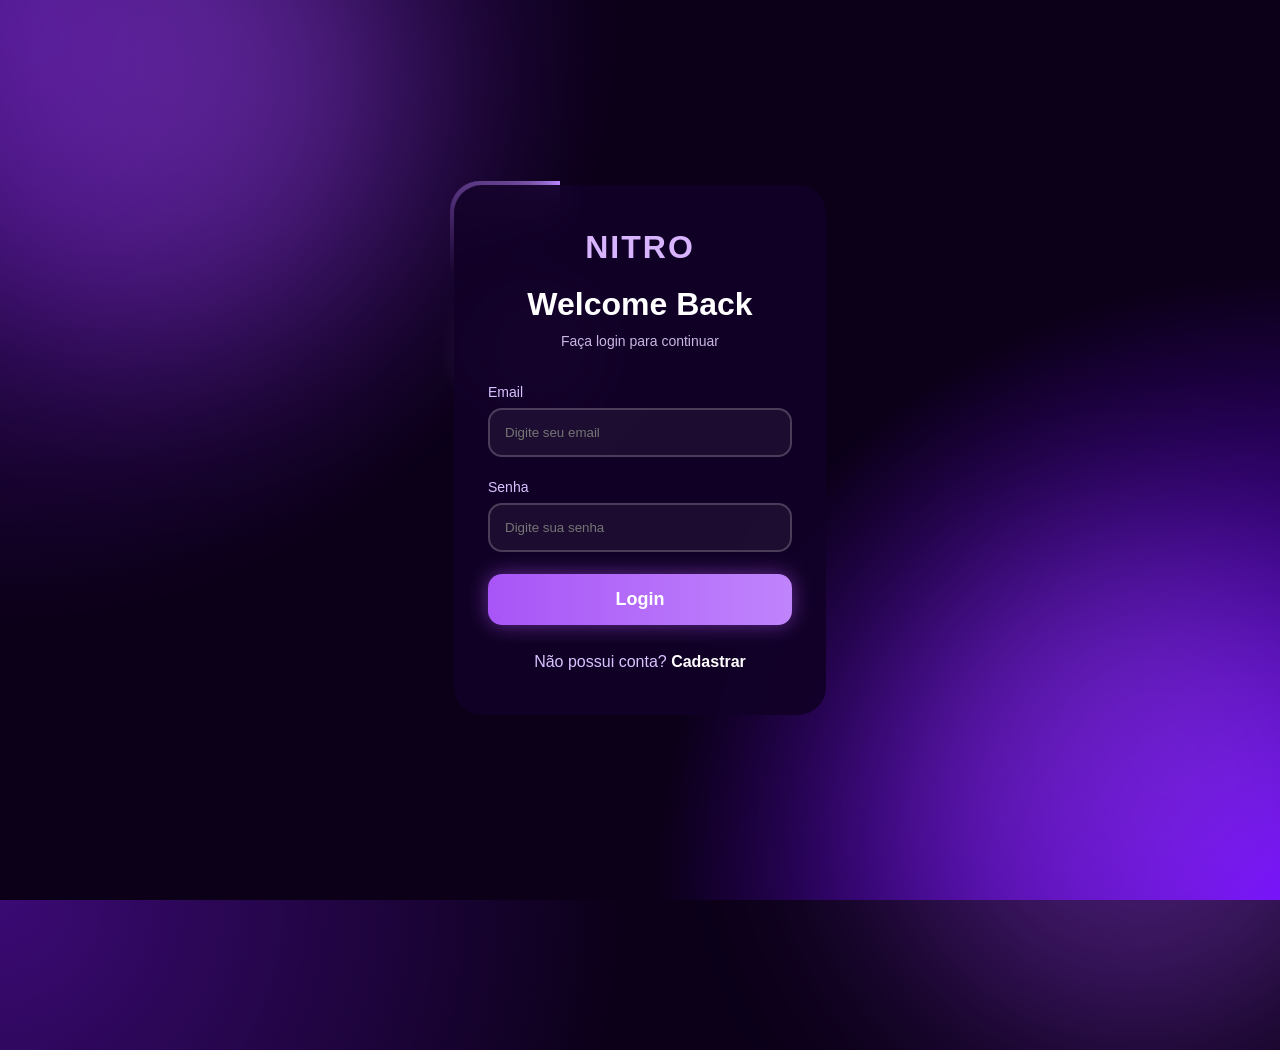
<file: index.html>
<!DOCTYPE html>
<html lang="pt-BR">
<head>
  <meta charset="UTF-8">
  <meta name="viewport" content="width=device-width, initial-scale=1.0">
  <title>Nitro Login</title>
  <link rel="stylesheet" href="css/style.css">
</head>
<body>

  <div class="bg-shape"></div>
  <div class="bg-shape"></div>
  <div class="light" id="light"></div>

  <div class="login-container">
    <div class="login-card">

      <div class="form login-form active">
        <div class="logo"><h2>NITRO</h2></div>
        <div class="title">
          <h1>Welcome Back</h1>
          <p>Faça login para continuar</p>
        </div>

        <form id="form-login">
          <div class="input-group">
            <label>Email</label>
            <input type="email" id="login-email" placeholder="Digite seu email" required>
          </div>
          <div class="input-group">
            <label>Senha</label>
            <input type="password" id="login-senha" placeholder="Digite sua senha" required>
          </div>
          <button type="submit" class="login-btn">Login</button>
        </form>

        <div class="signup">
          Não possui conta? <a href="#" id="show-register">Cadastrar</a>
        </div>
      </div>

      <div class="form register-form">
        <div class="logo"><h2>NITRO</h2></div>
        <div class="title">
          <h1>Create Account</h1>
          <p>Crie sua conta para continuar</p>
        </div>

        <form id="form-register">
          <div class="input-group">
            <label>Nome</label>
            <input type="text" id="reg-nome" placeholder="Digite seu nome" required>
          </div>
          <div class="input-group">
            <label>Email</label>
            <input type="email" id="reg-email" placeholder="Digite seu email" required>
          </div>
          <div class="input-group">
            <label>Senha</label>
            <input type="password" id="reg-senha" placeholder="Crie uma senha" required>
          </div>
          <div class="input-group">
            <label>Carteira de Motorista (CNH)</label>
            <input type="text" id="reg-cnh" placeholder="Nº da CNH">
          </div>
          <div class="input-group">
            <label>Data de Vencimento</label>
            <input type="date" id="reg-vencimento">
          </div>
          <div class="input-group" style="display:flex; align-items:center; gap: 10px; margin-bottom: 20px;">
            <input type="checkbox" id="reg-termo" style="width: auto; margin:0;">
            <label for="reg-termo" style="margin:0; font-size: 12px;">Não tenho CNH. Assino o termo de responsabilidade de locação.</label>
          </div>
          <div class="input-group" style="display:flex; align-items:center; gap: 10px; margin-bottom: 20px;">
            <input type="checkbox" id="reg-admin" style="width: auto; margin:0;">
            <label for="reg-admin" style="margin:0; font-size: 12px;">Conta ADMIN</label>
          </div>
          <button type="submit" class="login-btn">Cadastrar</button>
        </form>

        <div class="signup">
          Já possui conta? <a href="#" id="show-login">Entrar</a>
        </div>
      </div>

    </div>
  </div>

  <script>
// 1. Verificação de Cache com segurança (Evita travar o JS se o cache estiver corrompido)
try {
    const userDataStr = localStorage.getItem('nitro_user');
    if (userDataStr) {
        const user = JSON.parse(userDataStr);
        if (user.eh_admin == 1 || user.eh_admin == "1") {
            window.location.href = 'pages/admin.html';
        } else {
            window.location.href = 'pages/home.html';
        }
    }
} catch (e) {
    localStorage.removeItem('nitro_user'); // Limpa o cache quebrado automaticamente
}

// 2. Efeito da Luz do Mouse
const light = document.getElementById("light");
document.addEventListener("mousemove", (e) => {
    light.style.left = e.clientX + "px";
    light.style.top = e.clientY + "px";
});

// 3. Alternar entre Login e Cadastro
const loginForm = document.querySelector(".login-form");
const registerForm = document.querySelector(".register-form");

document.getElementById("show-register").addEventListener("click", (e) => {
    e.preventDefault(); 
    loginForm.style.display = "none"; 
    registerForm.style.display = "block";
});

document.getElementById("show-login").addEventListener("click", (e) => {
    e.preventDefault(); 
    registerForm.style.display = "none"; 
    loginForm.style.display = "block";
});

// 4. Lógica do Checkbox de CNH
const termoCheckbox = document.getElementById('reg-termo');
const cnhInput = document.getElementById('reg-cnh');
const vencInput = document.getElementById('reg-vencimento');

termoCheckbox.addEventListener('change', () => {
    if(termoCheckbox.checked) {
        cnhInput.disabled = true; cnhInput.value = '';
        vencInput.disabled = true; vencInput.value = '';
    } else {
        cnhInput.disabled = false; vencInput.disabled = false;
    }
});

// 5. Submissão do Login
document.getElementById('form-login').addEventListener('submit', async (e) => {
    e.preventDefault();
    const formData = new FormData();
    formData.append('action', 'login');
    formData.append('email', document.getElementById('login-email').value);
    formData.append('senha', document.getElementById('login-senha').value);

    try {
        const res = await fetch('script/php/auth.php', { method: 'POST', body: formData });
        const data = await res.json();

        if(data.status === 'success') {
            localStorage.setItem('nitro_user', JSON.stringify(data.user)); // Salva no cache corretamente
            if(data.user.eh_admin == 1 || data.user.eh_admin == "1") {
                window.location.href = 'pages/admin.html';
            } else {
                window.location.href = 'pages/home.html'; 
            }
        } else {
            alert(data.message);
        }
    } catch (err) {
        alert("Erro ao processar o login.");
    }
});

// 6. Submissão do Cadastro
document.getElementById('form-register').addEventListener('submit', async (e) => {
    e.preventDefault();
    const formData = new FormData();
    formData.append('action', 'register');
    formData.append('nome', document.getElementById('reg-nome').value);
    formData.append('email', document.getElementById('reg-email').value);
    formData.append('senha', document.getElementById('reg-senha').value);
    formData.append('carteira', document.getElementById('reg-cnh').value);
    formData.append('vencimento', document.getElementById('reg-vencimento').value);
    formData.append('termo', document.getElementById('reg-termo').checked);
    formData.append('admin', document.getElementById('reg-admin').checked);

    try {
        const res = await fetch('script/php/auth.php', { method: 'POST', body: formData });
        const data = await res.json();

        if(data.status === 'success') {
            alert("Cadastro realizado! Faça login.");
            document.getElementById("show-login").click();
        } else {
            alert(data.message);
        }
    } catch (err) {
        alert("Erro ao realizar o cadastro.");
    }
});
  </script>
</body>
</html>
</file>
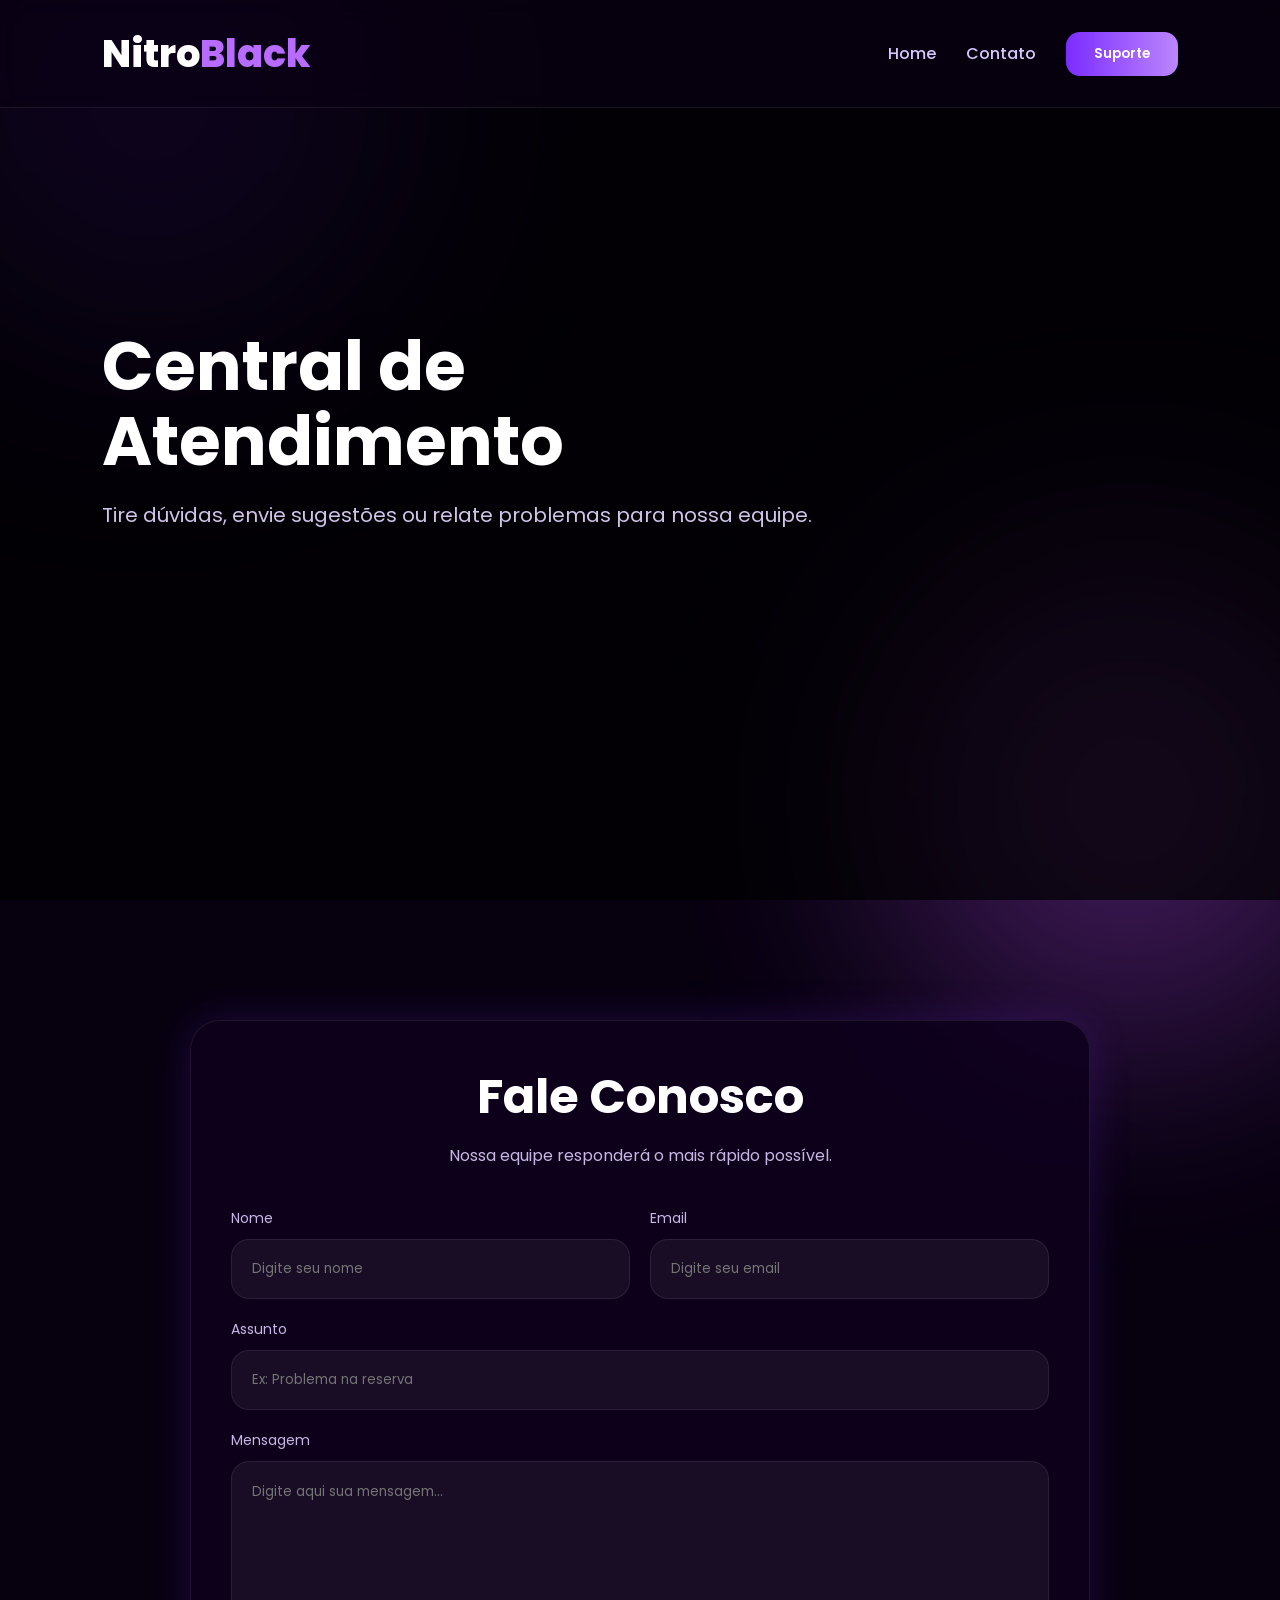
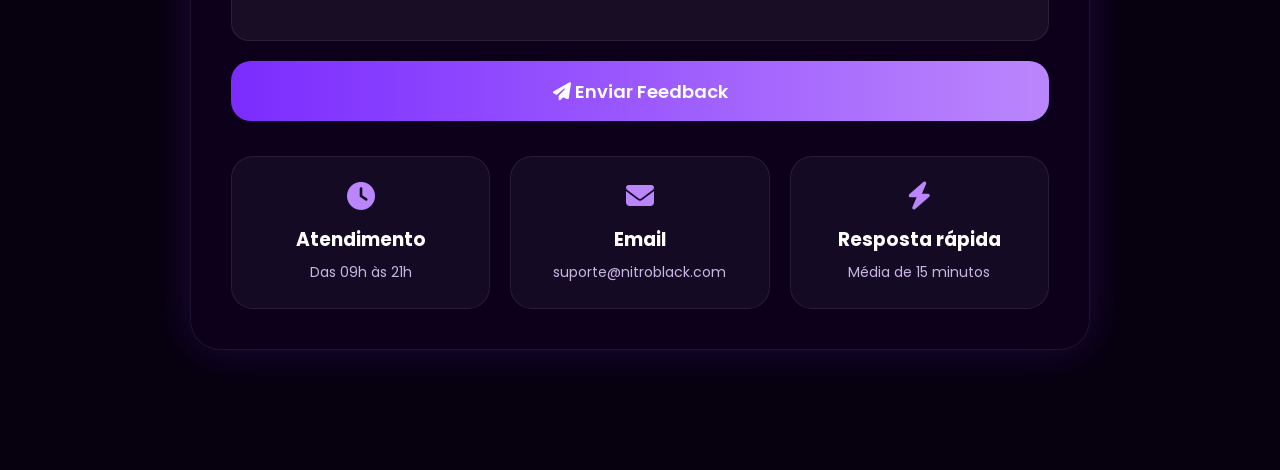
<file: pages/contato.html>
<!DOCTYPE html>
<html lang="pt-br">
<head>

    <meta charset="UTF-8">

    <meta
        name="viewport"
        content="width=device-width, initial-scale=1.0"
    >

    <title>Contato | NitroBlack</title>

    <link
        rel="stylesheet"
        href="https://cdnjs.cloudflare.com/ajax/libs/font-awesome/6.5.1/css/all.min.css"
    >

    <!-- USA O CSS DA HOME -->
    <link rel="stylesheet" href="../css/home.css">

    <style>

        .contact-container{

            padding:120px 8%;

        }

        .contact-box{

            max-width:900px;

            margin:0 auto;

            background:rgba(14, 0, 30, 0.82);

            border:1px solid rgba(255,255,255,0.08);

            backdrop-filter:blur(18px);

            border-radius:30px;

            padding:40px;

            box-shadow:
            0 0 40px rgba(123,44,255,0.2);

        }

        .contact-header{

            text-align:center;

            margin-bottom:40px;

        }

        .contact-header h2{

            font-size:48px;

            margin-bottom:10px;

        }

        .contact-header p{

            color:#c9b6e4;

        }

        .contact-form{

            display:grid;

            grid-template-columns:1fr 1fr;

            gap:20px;

        }

        .full-width{

            grid-column:1/3;

        }

        .contact-form textarea{

            min-height:180px;

            resize:none;

            padding:20px;

            border:none;

            outline:none;

            border-radius:18px;

            background:rgba(255,255,255,0.05);

            border:1px solid rgba(255,255,255,0.08);

            color:white;

        }

        .contact-form textarea:focus{

            border-color:#bb86fc;

            box-shadow:
            0 0 20px rgba(187,134,252,0.25);

        }

        .contact-btn{

            height:60px;

            border:none;

            border-radius:20px;

            background:
            linear-gradient(90deg,#7b2cff,#bb86fc);

            color:white;

            font-size:18px;

            font-weight:600;

            cursor:pointer;

            transition:0.3s;

        }

        .contact-btn:hover{

            transform:scale(1.02);

            box-shadow:
            0 0 30px #8b5cf6;

        }

        .support-grid{

            margin-top:35px;

            display:grid;

            grid-template-columns:repeat(3,1fr);

            gap:20px;

        }

        .support-card{

            background:rgba(255,255,255,0.04);

            border:1px solid rgba(255,255,255,0.08);

            border-radius:22px;

            padding:25px;

            text-align:center;

        }

        .support-card i{

            font-size:28px;

            color:#bb86fc;

            margin-bottom:15px;

        }

        .support-card h3{

            margin-bottom:8px;

        }

        .support-card p{

            color:#c9b6e4;

            font-size:14px;

        }

        @media(max-width:900px){

            .support-grid{

                grid-template-columns:1fr;

            }

        }

        @media(max-width:768px){

            .contact-form{

                grid-template-columns:1fr;

            }

            .full-width{

                grid-column:auto;

            }

            .contact-header h2{

                font-size:38px;

            }

        }

    </style>

</head>

<body>

    <!-- GLOW -->

    <div class="bg-glow glow-1"></div>
    <div class="bg-glow glow-2"></div>

    <!-- HEADER -->

    <header class="header">

        <div class="logo">
            Nitro<span>Black</span>
        </div>

        <nav class="nav">

            <a href="home.html">Home</a>



            <a href="contato.html">Contato</a>

            <button class="login-header">
                Suporte
            </button>

        </nav>

    </header>

    <!-- HERO -->

    <section class="hero">

        <div class="hero-content">

            <h1>
                Central de Atendimento
            </h1>

            <p>
                Tire dúvidas, envie sugestões ou relate problemas para nossa equipe.
            </p>

        </div>

    </section>

    <!-- CONTATO -->

    <section class="contact-container">

        <div class="contact-box">

            <div class="contact-header">

                <h2>Fale Conosco</h2>

                <p>
                    Nossa equipe responderá o mais rápido possível.
                </p>

            </div>

            <form class="contact-form">

                <div class="search-input">

                    <label>Nome</label>

                    <input
                        type="text"
                        placeholder="Digite seu nome"
                    >

                </div>

                <div class="search-input">

                    <label>Email</label>

                    <input
                        type="email"
                        placeholder="Digite seu email"
                    >

                </div>

                <div class="search-input full-width">

                    <label>Assunto</label>

                    <input
                        type="text"
                        placeholder="Ex: Problema na reserva"
                    >

                </div>

                <div class="search-input full-width">

                    <label>Mensagem</label>

                    <textarea
                        placeholder="Digite aqui sua mensagem..."
                    ></textarea>

                </div>

                <button class="contact-btn full-width">

                    <i class="fa-solid fa-paper-plane"></i>

                    Enviar Feedback

                </button>

            </form>

            <!-- INFO -->

            <div class="support-grid">

                <div class="support-card">

                    <i class="fa-solid fa-clock"></i>

                    <h3>Atendimento</h3>

                    <p>
                        Das 09h às 21h
                    </p>

                </div>

                <div class="support-card">

                    <i class="fa-solid fa-envelope"></i>

                    <h3>Email</h3>

                    <p>
                        suporte@nitroblack.com
                    </p>

                </div>

                <div class="support-card">

                    <i class="fa-solid fa-bolt"></i>

                    <h3>Resposta rápida</h3>

                    <p>
                        Média de 15 minutos
                    </p>

                </div>

            </div>

        </div>

    </section>

</body>
</html>
</file>
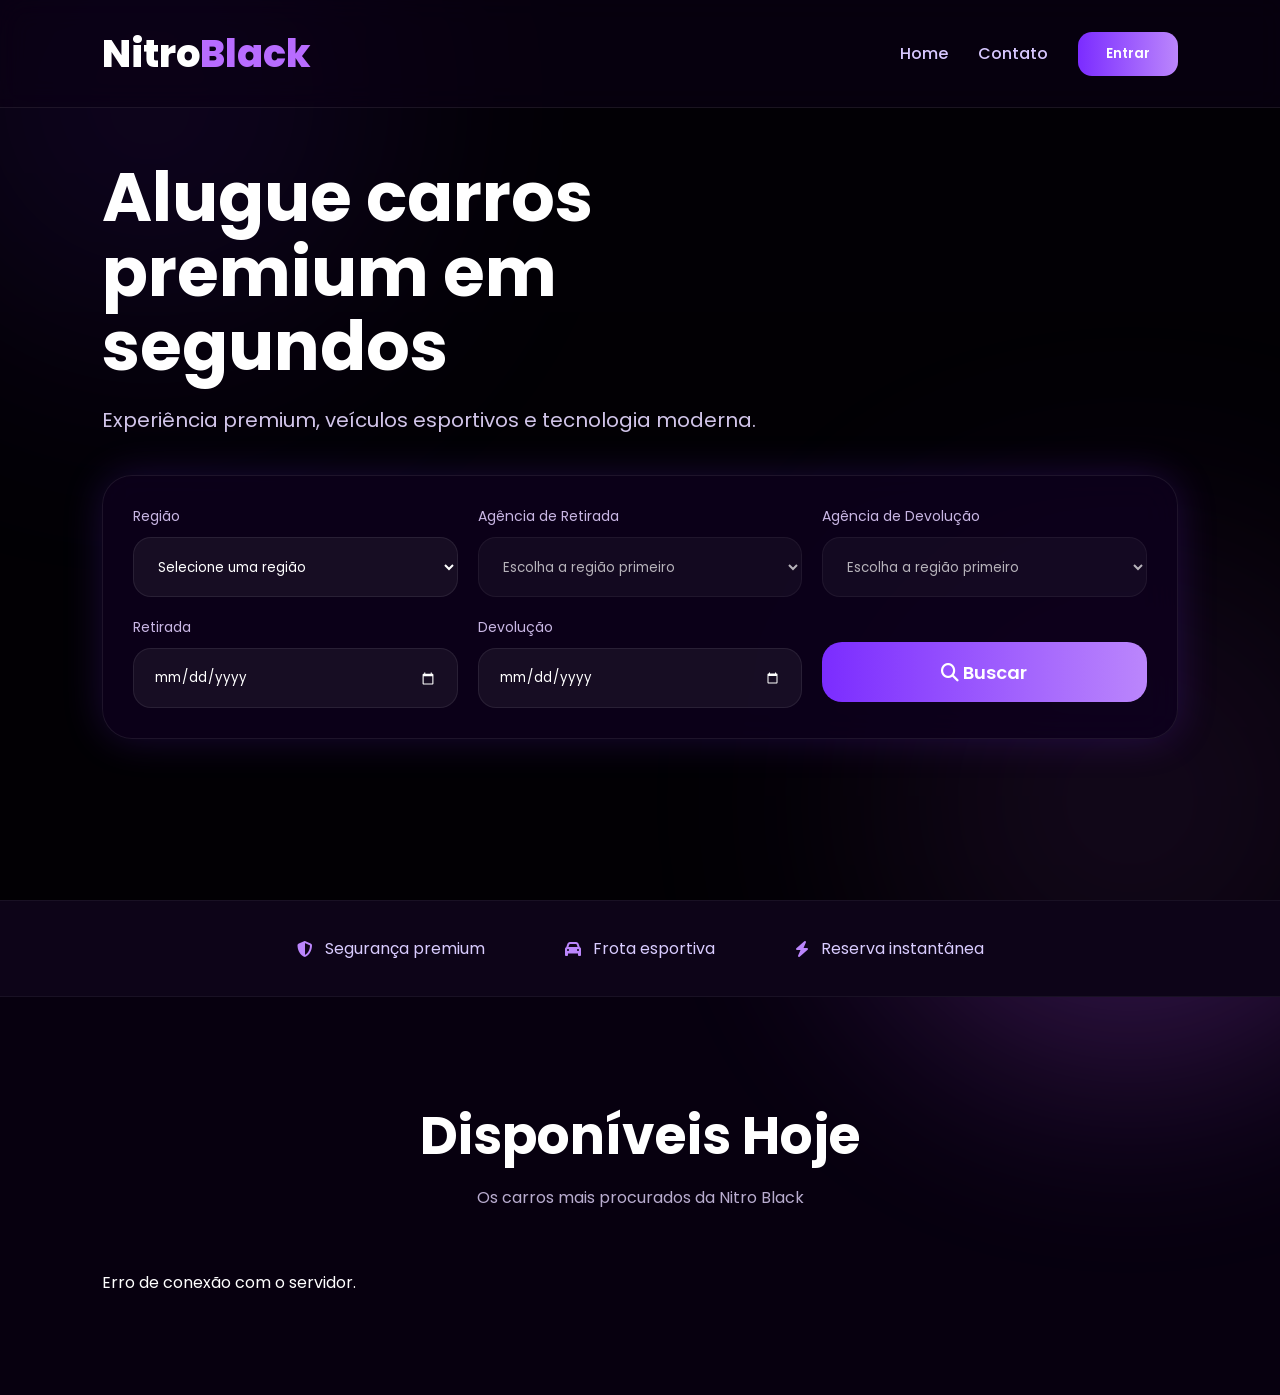
<file: pages/home.html>
<!DOCTYPE html>
<html lang="pt-BR">
<head>
  <meta charset="UTF-8">
  <meta name="viewport" content="width=device-width, initial-scale=1.0">
  <title>Nitro Black - Home</title>
  <link rel="stylesheet" href="https://cdnjs.cloudflare.com/ajax/libs/font-awesome/6.5.1/css/all.min.css"/>
  <link rel="stylesheet" href="../css/home.css">
  <style>
    select { height: 60px; border: 1px solid rgba(255,255,255,0.08); border-radius: 18px; background: rgba(255,255,255,0.05); color: white; padding: 0 20px; outline: none; width: 100%; }
    select option { background: #07000f; color: white; }
  </style>
</head>
<body>

  <div class="bg-glow glow-1"></div>
  <div class="bg-glow glow-2"></div>

  <header class="header">
    <div class="logo">Nitro<span>Black</span></div>
    <nav class="nav">
      <a href="home.html">Home</a>
      <a href="contato.html">Contato</a>
      <div id="user-container">
        <button class="login-header" onclick="window.location.href='../index.html'">Entrar</button>
      </div>
    </nav>
  </header>

  <section class="hero">
    <div class="hero-overlay"></div>
    <div class="hero-content">
      <h1>Alugue carros premium em segundos</h1>
      <p>Experiência premium, veículos esportivos e tecnologia moderna.</p>

      <div class="search-box" style="grid-template-columns: repeat(3, 1fr);">
        <div class="search-input">
          <label>Região</label>
          <select id="regiao-select">
            <option value="">Selecione uma região</option>
            <option value="MG">Minas Gerais (MG)</option>
            <option value="SP">São Paulo (SP)</option>
          </select>
        </div>
        <div class="search-input">
          <label>Agência de Retirada</label>
          <select id="retirada-select" disabled><option value="">Escolha a região primeiro</option></select>
        </div>
        <div class="search-input">
          <label>Agência de Devolução</label>
          <select id="devolucao-select" disabled><option value="">Escolha a região primeiro</option></select>
        </div>
       <div class="search-input">
          <label>Retirada</label>
          <input type="date" id="data-busca-retirada">
        </div>
        <div class="search-input">
          <label>Devolução</label>
          <input type="date" id="data-busca-devolucao">
        </div>
       <button class="search-btn" style="height: 60px; margin-top: 25px;"><i class="fa-solid fa-magnifying-glass"></i> Buscar</button>
      </div>
    </div>
  </section>

  <section class="info-bar">
    <div class="info-item"><i class="fa-solid fa-shield-halved"></i> Segurança premium</div>
    <div class="info-item"><i class="fa-solid fa-car"></i> Frota esportiva</div>
    <div class="info-item"><i class="fa-solid fa-bolt"></i> Reserva instantânea</div>
  </section>

  <section class="cars-section">
    <div class="section-title">
      <h2>Disponíveis Hoje</h2>
      <p>Os carros mais procurados da Nitro Black</p>
    </div>

    <div class="cars-grid" id="cars-grid">
      <p style="text-align: center; width: 100%; color: white;">Carregando frota...</p>
    </div>
  </section>



  <!-- MODAL RESERVA -->

<div class="modal-reserva" id="modalReserva">

  <div class="modal-content">

    <button class="close-modal" onclick="fecharReserva()">
      <i class="fa-solid fa-xmark"></i>
    </button>

    <h2>Reservar veículo</h2>

    <p class="modal-subtitle">
      Complete os dados da sua reserva
    </p>

    <div class="modal-form">
<div class="input-group">
        <label>Data de retirada</label>
        <input type="date" id="dataRetirada">
      </div>

      <div class="input-group">
        <label>Data de devolução</label>
        <input type="date" id="dataDevolucao">
      </div>

      <div class="input-group">
        <label>Agência</label>
        <select id="agenciaReserva">
          <option value="">Selecione uma agência</option>
          <option value="São Paulo">São Paulo</option>
          <option value="Minas Gerais">Minas Gerais</option>
        </select>
      </div>

      <div id="datasBloqueadasAviso" style="color: #ff6b6b; font-size: 13px; margin: 15px 0; padding: 15px; background: rgba(255, 107, 107, 0.1); border: 1px solid rgba(255, 107, 107, 0.3); border-radius: 12px; display: none;">
      </div>

      <div class="input-group">
        <label>Agência</label>

        <select id="agenciaReserva">
          <option value="">Selecione uma agência</option>
          <option value="São Paulo">São Paulo</option>
          <option value="Minas Gerais">Minas Gerais</option>
        </select>
      </div>

      <div class="payment-alert">
        <i class="fa-solid fa-circle-info"></i>

        O pagamento será realizado presencialmente
        no momento da retirada do veículo.
      </div>

      <button class="confirm-btn" onclick="confirmarReserva()">
        Confirmar Reserva
      </button>

    </div>

  </div>

</div>

<!-- CARRINHO -->

<div class="cart-floating" id="cartFloating">

  <i class="fa-solid fa-cart-shopping"></i>

  <span id="cartCount">0</span>

</div>

<div class="modal-reserva" id="modalCarrinho">

  <div class="modal-content">

    <button class="close-modal" onclick="fecharCarrinho()">
      <i class="fa-solid fa-xmark"></i>
    </button>

    <h2>Minhas Reservas</h2>

    <p class="modal-subtitle">
      Veículos reservados
    </p>

    <div id="listaReservas"></div>

  </div>

</div>
<div class="modal-reserva" id="modalFiltro" style="display: none;">
  <div class="modal-content" style="max-width: 700px;">
    <button class="close-modal" onclick="document.getElementById('modalFiltro').style.display = 'none';">
      <i class="fa-solid fa-xmark"></i>
    </button>
    <h2>Veículos Encontrados</h2>
    <p class="modal-subtitle">Modelos disponíveis na agência selecionada</p>
    <div id="listaCarrosFiltrados" style="display: grid; grid-template-columns: 1fr 1fr; gap: 20px; max-height: 450px; overflow-y: auto; padding-right: 5px;">
      </div>
  </div>
</div>


  <script src="../script/js/script.js"></script>

</body>
</html>
</file>
<file: css/style.css>
*{
    margin:0;
    padding:0;
    box-sizing:border-box;
    font-family:'Poppins', sans-serif;
  }
  
  body{
    height:100vh;
    display:flex;
    justify-content:center;
    align-items:center;
    overflow:hidden;
    background:
      radial-gradient(circle at top left, #3b0a75, transparent 40%),
      radial-gradient(circle at bottom right, #6a00ff, transparent 40%),
      #0b0018;
  }
  
  /* FUNDO */
  .bg-shape{
    position:absolute;
    width:500px;
    height:500px;
    border-radius:50%;
    background:linear-gradient(45deg,#8a2be2,#b266ff);
    filter:blur(100px);
    opacity:0.4;
    animation:float 8s ease-in-out infinite;
  }
  
  .bg-shape:nth-child(1){
    top:-150px;
    left:-100px;
  }
  
  .bg-shape:nth-child(2){
    bottom:-150px;
    right:-100px;
    animation-delay:4s;
  }
  
  @keyframes float{
    0%,100%{
      transform:translateY(0px);
    }
  
    50%{
      transform:translateY(30px);
    }
  }
  
  /* CARD */
  .login-container{
    position:relative;
    width:380px;
    padding:3px;
    border-radius:30px;
    overflow:hidden;
  }
  
  /* BORDA NEON ANIMADA */
  .login-container::before{
    content:"";
    position:absolute;
  
    width:600px;
    height:600px;
  
    background:conic-gradient(
      transparent,
      transparent,
      transparent,
      #bb86fc
    );
  
    animation:rotate 4s linear infinite;
  
    top:-50%;
    left:-50%;
  }
  
  .login-container::after{
    content:"";
    position:absolute;
    inset:4px;
  
    border-radius:28px;
  
    background:rgba(18, 0, 40, 0.92);
  
    backdrop-filter:blur(18px);
  
    z-index:1;
  }
  
  @keyframes rotate{
    100%{
      transform:rotate(360deg);
    }
  }
  
  /* CONTEÚDO */
  .login-card{
    position:relative;
    z-index:2;
    padding:45px 35px;
    color:white;
  }
  
  .logo{
    text-align:center;
    margin-bottom:20px;
  }
  
  .logo h2{
    font-size:32px;
    color:#d8b4ff;
    letter-spacing:2px;
  }
  
  .title{
    text-align:center;
    margin-bottom:35px;
  }
  
  .title h1{
    font-size:32px;
    font-weight:600;
    margin-bottom:10px;
  }
  
  .title p{
    color:#c9b6e4;
    font-size:14px;
  }
  
  .input-group{
    margin-bottom:22px;
  }
  
  .input-group label{
    display:block;
    margin-bottom:8px;
    color:#d7c4ff;
    font-size:14px;
  }
  
  .input-group input{
    width:100%;
    padding:15px;
  
    border-radius:14px;
    border:2px solid rgba(255,255,255,0.2);
  
    background:rgba(255,255,255,0.05);
  
    color:white;
    outline:none;
  
    transition:0.3s;
  }
  
  .input-group input:focus{
    border-color:#bb86fc;
    box-shadow:0 0 20px #9d4edd;
  }
  
  .forgot{
    text-align:right;
    margin-bottom:25px;
  }
  
  .forgot a{
    color:#d8b4ff;
    text-decoration:none;
    font-size:14px;
  }
  
  .login-btn{
    width:100%;
    padding:15px;
  
    border:none;
    border-radius:14px;
  
    background:linear-gradient(90deg,#a855f7,#c084fc);
  
    color:white;
    font-size:18px;
    font-weight:bold;
  
    cursor:pointer;
  
    transition:0.3s;
  
    box-shadow:0 0 20px rgba(186,85,255,0.5);
  }
  
  .login-btn:hover{
    transform:translateY(-2px) scale(1.02);
  
    box-shadow:0 0 30px rgba(186,85,255,0.9);
  }
  
  .signup{
    margin-top:28px;
    text-align:center;
    color:#d7c4ff;
  }
  
  .signup a{
    color:white;
    font-weight:bold;
    text-decoration:none;
  }
  
  /* LUZ DO MOUSE */
  .light{
    position:absolute;
  
    width:200px;
    height:200px;
  
    background:radial-gradient(
      circle,
      rgba(187,134,252,0.35),
      transparent 70%
    );
  
    pointer-events:none;
  
    transform:translate(-50%, -50%);
  
    z-index:0;
  }

.form{
    transition:0.5s;
  }
  
.register-form{
    display:none;
  }
  
.form.active{
    display:block;
  }
</file>
<file: css/home.css>
@import url('https://fonts.googleapis.com/css2?family=Poppins:wght@300;400;500;600;700;800&display=swap');

*{
  margin:0;
  padding:0;
  box-sizing:border-box;
  font-family:'Poppins', sans-serif;
}

body{
  background:#07000f;
  color:white;
  overflow-x:hidden;
}

/* BACKGROUND COM CORES E BRILHINHOS ROXOS*/

.bg-glow{
  position:fixed;
  width:500px;
  height:500px;
  border-radius:50%;
  filter:blur(120px);
  opacity:0.3;
  z-index:-1;
}

.glow-1{
  background:#7b2cff;
  top:-150px;
  left:-100px;
}

.glow-2{
  background:#c056ff;
  bottom:-150px;
  right:-100px;
}

/* HEADER PRINCIPALL*/

.header{
  width:100%;
  padding:25px 8%;
  display:flex;
  justify-content:space-between;
  align-items:center;
  position:fixed;
  top:0;
  z-index:1000;

  background:rgba(10, 0, 20, 0.6);
  backdrop-filter:blur(14px);

  border-bottom:1px solid rgba(255,255,255,0.08);
}

.logo{
  font-size:38px;
  font-weight:800;
  color:white;
}

.logo span{
  color:#b86cff;
}

.nav{
  display:flex;
  align-items:center;
  gap:30px;
}

.nav a{
  color:#d7c7ff;
  text-decoration:none;
  transition:0.3s;
  font-weight:500;
}

.nav a:hover{
  color:#c084fc;
}

.login-header{
  padding:12px 28px;
  border:none;
  border-radius:14px;

  background:linear-gradient(90deg,#7b2cff,#bb86fc);

  color:white;
  font-weight:600;

  cursor:pointer;

  transition:0.3s;
}

.login-header:hover{
  transform:translateY(-2px);
  box-shadow:0 0 25px #8b5cf6;
}

/* HERO */

.hero{
  width:100%;
  min-height:100vh;

  background:
  linear-gradient(rgba(0,0,0,0.65), rgba(0,0,0,0.7)),
  url('https://images.unsplash.com/photo-1503376780353-7e6692767b70?q=80&w=1920&auto=format&fit=crop');

  background-size:cover;
  background-position:center;

  display:flex;
  justify-content:center;
  align-items:center;

  padding:120px 8%;
}

.hero-content{
  width:100%;
  max-width:1200px;
}

.hero-content h1{
  font-size:68px;
  line-height:1.1;
  max-width:700px;
  margin-bottom:20px;
}

.hero-content p{
  font-size:20px;
  color:#d1c4e9;
  margin-bottom:40px;
}

/* SEARCH BOX */

.search-box{
  width:100%;

  background:rgba(14, 0, 30, 0.82);

  border:1px solid rgba(255,255,255,0.08);

  backdrop-filter:blur(18px);

  border-radius:30px;

  padding:30px;

  display:grid;
  grid-template-columns:repeat(4,1fr);
  gap:20px;

  box-shadow:0 0 40px rgba(123,44,255,0.2);
}

.search-input{
  display:flex;
  flex-direction:column;
}

.search-input label{
  margin-bottom:10px;
  color:#c9b6e4;
  font-size:14px;
}

.search-input input{
  height:60px;

  border:none;
  outline:none;

  border-radius:18px;

  background:rgba(255,255,255,0.05);

  padding:0 20px;

  color:white;

  border:1px solid rgba(255,255,255,0.08);
}

.search-btn{
  border:none;
  border-radius:20px;

  background:linear-gradient(90deg,#7b2cff,#bb86fc);

  color:white;
  font-size:18px;
  font-weight:600;

  cursor:pointer;

  transition:0.3s;
}

.search-btn:hover{
  transform:scale(1.03);
  box-shadow:0 0 30px #8b5cf6;
}

/* INFO BAR */

.info-bar{
  width:100%;
  padding:35px 8%;

  display:flex;
  justify-content:center;
  gap:80px;

  background:#0d0418;

  border-top:1px solid rgba(255,255,255,0.05);
  border-bottom:1px solid rgba(255,255,255,0.05);
}

.info-item{
  display:flex;
  align-items:center;
  gap:12px;

  color:#d9ccff;
}

.info-item i{
  color:#bb86fc;
}

/* CARS */

.cars-section{
  padding:100px 8%;
}

.section-title{
  text-align:center;
  margin-bottom:60px;
}

.section-title h2{
  font-size:52px;
  margin-bottom:10px;
}

.section-title p{
  color:#b9accf;
}

/* GRID */

.cars-grid{
  display:grid;
  grid-template-columns:repeat(auto-fit,minmax(320px,1fr));
  gap:30px;
}

/* CARD */

.car-card{
  background:rgba(17, 0, 35, 0.8);

  border:1px solid rgba(255,255,255,0.08);

  border-radius:28px;

  overflow:hidden;

  transition:0.4s;

  backdrop-filter:blur(14px);
}

.car-card:hover{
  transform:translateY(-10px);

  box-shadow:
  0 0 25px rgba(123,44,255,0.5),
  0 0 60px rgba(123,44,255,0.2);
}

.car-image{
  width:100%;
  height:240px;
}

.car-image img{
  width:100%;
  height:100%;
  object-fit:cover;
}

.car-content{
  padding:25px;
}

.car-content h3{
  font-size:28px;
  margin-bottom:8px;
}

.car-type{
  color:#bb86fc;
  font-size:14px;
}

.car-info{
  margin:25px 0;

  display:flex;
  justify-content:space-between;
}

.car-info span{
  display:flex;
  align-items:center;
  gap:8px;

  color:#d7c4ff;
}

.car-footer{
  display:flex;
  justify-content:space-between;
  align-items:center;
}

.car-footer small{
  color:#bca9d6;
}

.car-footer h4{
  font-size:28px;
}

.car-footer button{
  padding:14px 22px;

  border:none;
  border-radius:14px;

  background:linear-gradient(90deg,#7b2cff,#bb86fc);

  color:white;
  font-weight:600;

  cursor:pointer;

  transition:0.3s;
}

.car-footer button:hover{
  box-shadow:0 0 25px #8b5cf6;
}

/* RESPONSIVO */

@media(max-width:1100px){

  .search-box{
    grid-template-columns:1fr 1fr;
  }

  .hero-content h1{
    font-size:52px;
  }

}

@media(max-width:768px){

  .header{
    flex-direction:column;
    gap:20px;
  }

  .nav{
    flex-wrap:wrap;
    justify-content:center;
  }

  .search-box{
    grid-template-columns:1fr;
  }

  .hero-content h1{
    font-size:42px;
  }

  .info-bar{
    flex-direction:column;
    align-items:center;
    gap:25px;
  }

  .section-title h2{
    font-size:38px;
  }

}

input[type="date"]::-webkit-calendar-picker-indicator{
    filter: invert(1);
    cursor: pointer;
  }

  /*MODAL CARRINHO DE RESERVA */

  .modal-reserva{
    position:fixed;
    inset:0;

    background:rgba(0,0,0,0.75);

    display:none;
    justify-content:center;
    align-items:center;

    z-index:5000;
}

.modal-content{
    width:95%;
    max-width:520px;

    background:rgba(15,15,25,0.95);

    border:1px solid rgba(157,77,255,0.25);

    border-radius:28px;

    padding:35px;

    position:relative;

    backdrop-filter:blur(20px);

    box-shadow:
    0 0 40px rgba(157,77,255,0.25);
}

.close-modal{
    position:absolute;
    top:20px;
    right:20px;

    width:42px;
    height:42px;

    border:none;
    border-radius:12px;

    background:rgba(255,255,255,0.05);

    color:white;

    cursor:pointer;
}

.modal-content h2{
    font-size:2rem;
    margin-bottom:10px;
}

.modal-subtitle{
    color:#cfc4ec;
    margin-bottom:30px;
}

.modal-form{
    display:flex;
    flex-direction:column;
    gap:20px;
}

.input-group{
    display:flex;
    flex-direction:column;
    gap:10px;
}

.input-group label{
    color:#d9c9ff;
}

.input-group input,
.input-group select{
    height:58px;

    border:none;
    border-radius:18px;

    background:rgba(255,255,255,0.05);

    padding:0 20px;

    color:white;

    outline:none;
}

.payment-alert{
    background:rgba(123,44,255,0.12);

    border:1px solid rgba(157,77,255,0.25);

    border-radius:18px;

    padding:18px;

    color:#d7c7ff;

    display:flex;
    gap:12px;
    align-items:flex-start;
}

.confirm-btn{
    height:58px;

    border:none;
    border-radius:18px;

    background:linear-gradient(90deg,#742bff,#9d4dff);

    color:white;
    font-weight:700;
    font-size:1rem;

    cursor:pointer;

    transition:0.3s;
}

.confirm-btn:hover{
    box-shadow:
    0 0 25px rgba(157,77,255,0.45);
}

.cart-floating{
    position:fixed;

    bottom:30px;
    right:30px;

    width:75px;
    height:75px;

    border-radius:50%;

    background:linear-gradient(90deg,#742bff,#9d4dff);

    display:flex;
    justify-content:center;
    align-items:center;

    font-size:1.5rem;

    box-shadow:
    0 0 30px rgba(157,77,255,0.45);

    z-index:4000;
}

.cart-floating span{
    position:absolute;

    top:-5px;
    right:-5px;

    width:28px;
    height:28px;

    border-radius:50%;

    background:#ff2f75;

    display:flex;
    justify-content:center;
    align-items:center;

    font-size:0.9rem;
    font-weight:700;
}

.cart-floating{
  position:fixed;
  right:30px;
  bottom:30px;

  width:70px;
  height:70px;

  border-radius:50%;

  background:linear-gradient(135deg,#7b2cff,#bb86fc);

  display:none;
  justify-content:center;
  align-items:center;

  font-size:26px;
  color:white;

  cursor:pointer;

  z-index:999;

  box-shadow:
  0 0 30px rgba(123,44,255,0.45);
}

#cartCount{
  position:absolute;
  top:-5px;
  right:-5px;

  width:28px;
  height:28px;

  border-radius:50%;

  background:#ff267a;

  display:flex;
  justify-content:center;
  align-items:center;

  font-size:13px;
  font-weight:700;
}

.reserva-card{
  width:100%;

  background:rgba(255,255,255,0.04);

  border:1px solid rgba(255,255,255,0.08);

  border-radius:22px;

  overflow:hidden;

  margin-top:20px;
}

.reserva-card img{
  width:100%;
  height:200px;
  object-fit:cover;
}

.reserva-info{
  padding:20px;
}

.reserva-info h3{
  margin-bottom:12px;
}

.reserva-info p{
  color:#d7c7ff;
  margin-bottom:8px;
}

/* NOVO VISUAL DO CARRINHO (Lado a Lado - 3 por linha) */
#modalCarrinho .modal-content {
    max-width: 1100px;
    width: 95%;
}

#listaReservas {
    display: grid;
    grid-template-columns: repeat(auto-fit, minmax(300px, 1fr));
    gap: 20px;
    max-height: 65vh;
    overflow-y: auto;
    padding-right: 10px;
}

#listaReservas::-webkit-scrollbar { width: 8px; }
#listaReservas::-webkit-scrollbar-track { background: rgba(255,255,255,0.05); border-radius: 10px; }
#listaReservas::-webkit-scrollbar-thumb { background: #bb86fc; border-radius: 10px; }

#listaReservas .reserva-card {
    margin-top: 0; 
    display: flex;
    flex-direction: column;
    justify-content: space-between;
}
</file>
